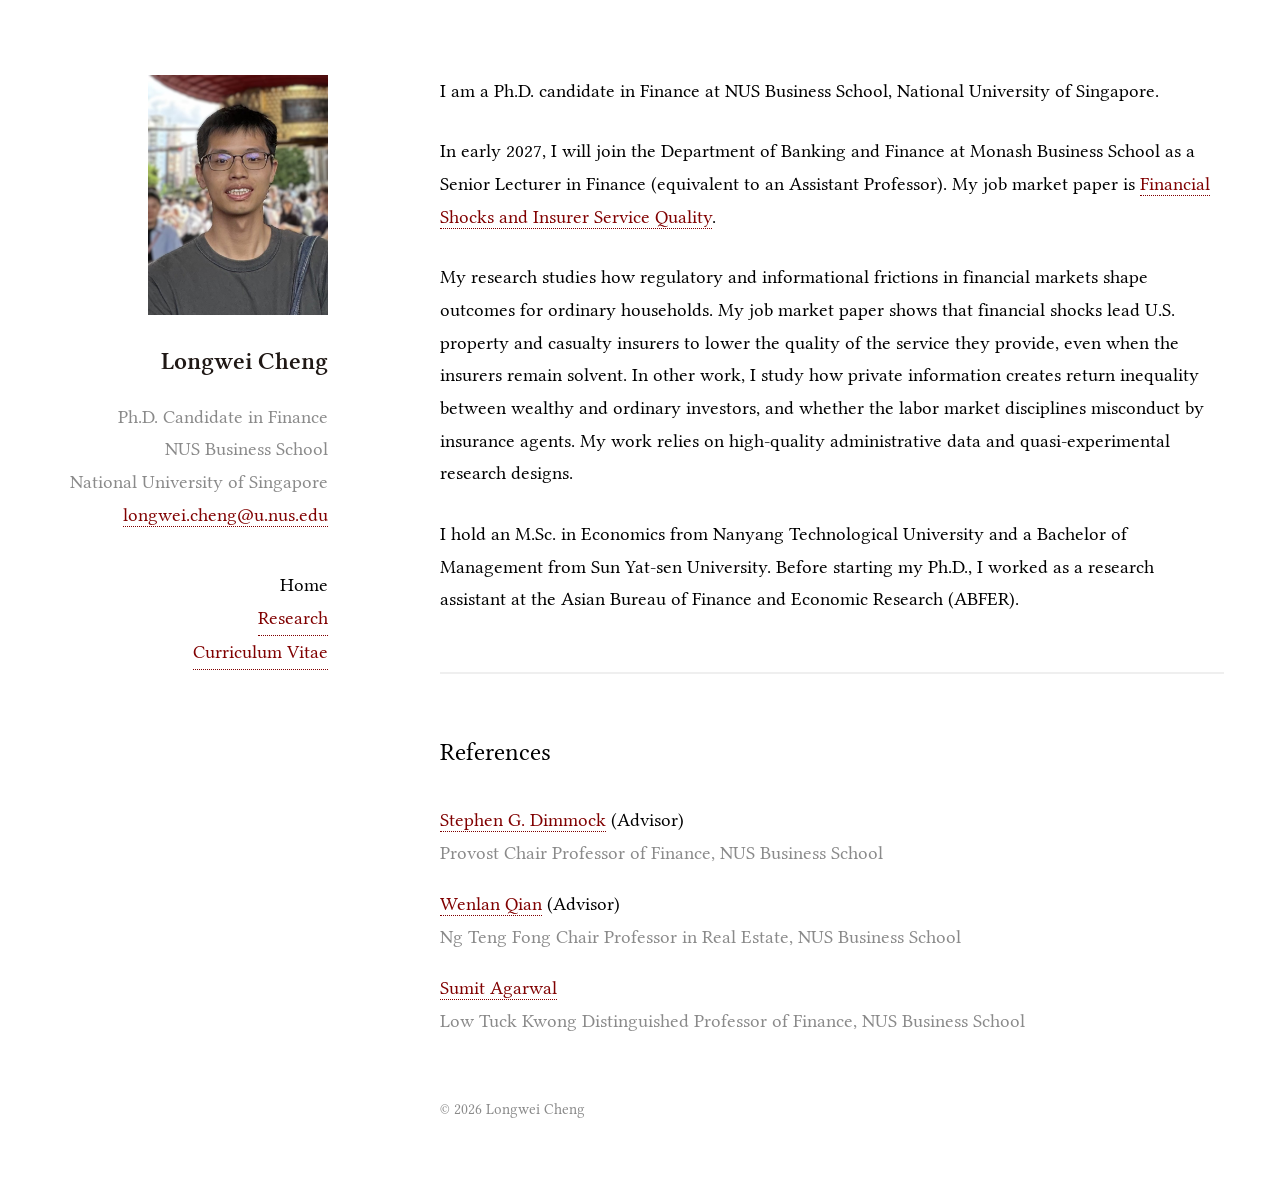
<file: index.html>
<!DOCTYPE html>
<html lang="en">
<head>
  <meta charset="utf-8">
  <meta name="viewport" content="width=device-width, initial-scale=1">
  <title>Longwei Cheng</title>
  <meta name="description" content="Longwei Cheng, Ph.D. candidate in Finance at NUS Business School. Household finance, financial intermediation, and insurance markets.">
  <link rel="preconnect" href="https://fonts.googleapis.com">
  <link rel="preconnect" href="https://fonts.gstatic.com" crossorigin>
  <link href="https://fonts.googleapis.com/css2?family=Libertinus+Serif:ital,wght@0,400;0,600;1,400&display=swap" rel="stylesheet">
  <link rel="stylesheet" href="style.css">
</head>
<body>

  <header id="side">
    <img class="avatar" src="files/photo_blur.jpg" alt="Longwei Cheng">
    <h1>Longwei Cheng</h1>
    <p class="position">Ph.D. Candidate in Finance<br>NUS Business School<br>National University of Singapore<br>
      <a href="mailto:longwei.cheng@u.nus.edu">longwei.cheng@u.nus.edu</a></p>

    <nav>
      <a href="index.html" class="current">Home</a><br>
      <a href="research.html">Research</a><br>
      <!-- CV link: Dropbox, same link in research.html -->
      <a href="https://www.dropbox.com/scl/fi/35e30sc06w5k9l5424mby/CV_Longwei_Aug2026.pdf?rlkey=m6qq6xwgl0o6nstip0hjx2e38&amp;st=fco296ey&amp;raw=1" target="_blank" rel="noopener">Curriculum Vitae</a>
    </nav>
  </header>

  <main id="main">

    <section>
      <p>I am a Ph.D. candidate in Finance at NUS Business School, National University of Singapore.</p>

      <p>In early 2027, I will join the Department of Banking and Finance at Monash Business School as a Senior Lecturer in Finance (equivalent to an Assistant Professor).
        My job market paper is <a href="research.html">Financial Shocks and Insurer Service Quality</a>.</p>

      <p>My research studies how regulatory and informational frictions in financial markets shape
        outcomes for ordinary households. My job market paper shows that financial shocks lead U.S.
        property and casualty insurers to lower the quality of the service they provide, even when
        the insurers remain solvent. In other work, I study how private information creates return
        inequality between wealthy and ordinary investors, and whether the labor market disciplines
        misconduct by insurance agents. My work relies on high-quality administrative data and
        quasi-experimental research designs.</p>

      <p>I hold an M.Sc. in Economics from Nanyang Technological University and a Bachelor of
        Management from Sun Yat-sen University. Before starting my Ph.D., I worked as a research
        assistant at the Asian Bureau of Finance and Economic Research (ABFER).</p>
    </section>

    <section>
      <h2>References</h2>
      <ul class="refs">
        <li><a href="https://discovery.nus.edu.sg/18090-stephen-g-dimmock" target="_blank" rel="noopener">Stephen G. Dimmock</a> (Advisor)<br><span>Provost Chair Professor of Finance, NUS Business School</span></li>
        <li><a href="https://sites.google.com/site/wenlanqian/" target="_blank" rel="noopener">Wenlan Qian</a> (Advisor)<br><span>Ng Teng Fong Chair Professor in Real Estate, NUS Business School</span></li>
        <li><a href="https://www.ushakrisna.com/" target="_blank" rel="noopener">Sumit Agarwal</a><br><span>Low Tuck Kwong Distinguished Professor of Finance, NUS Business School</span></li>
      </ul>
    </section>

    <footer>&copy; 2026 Longwei Cheng</footer>

  </main>

</body>
</html>
</file>
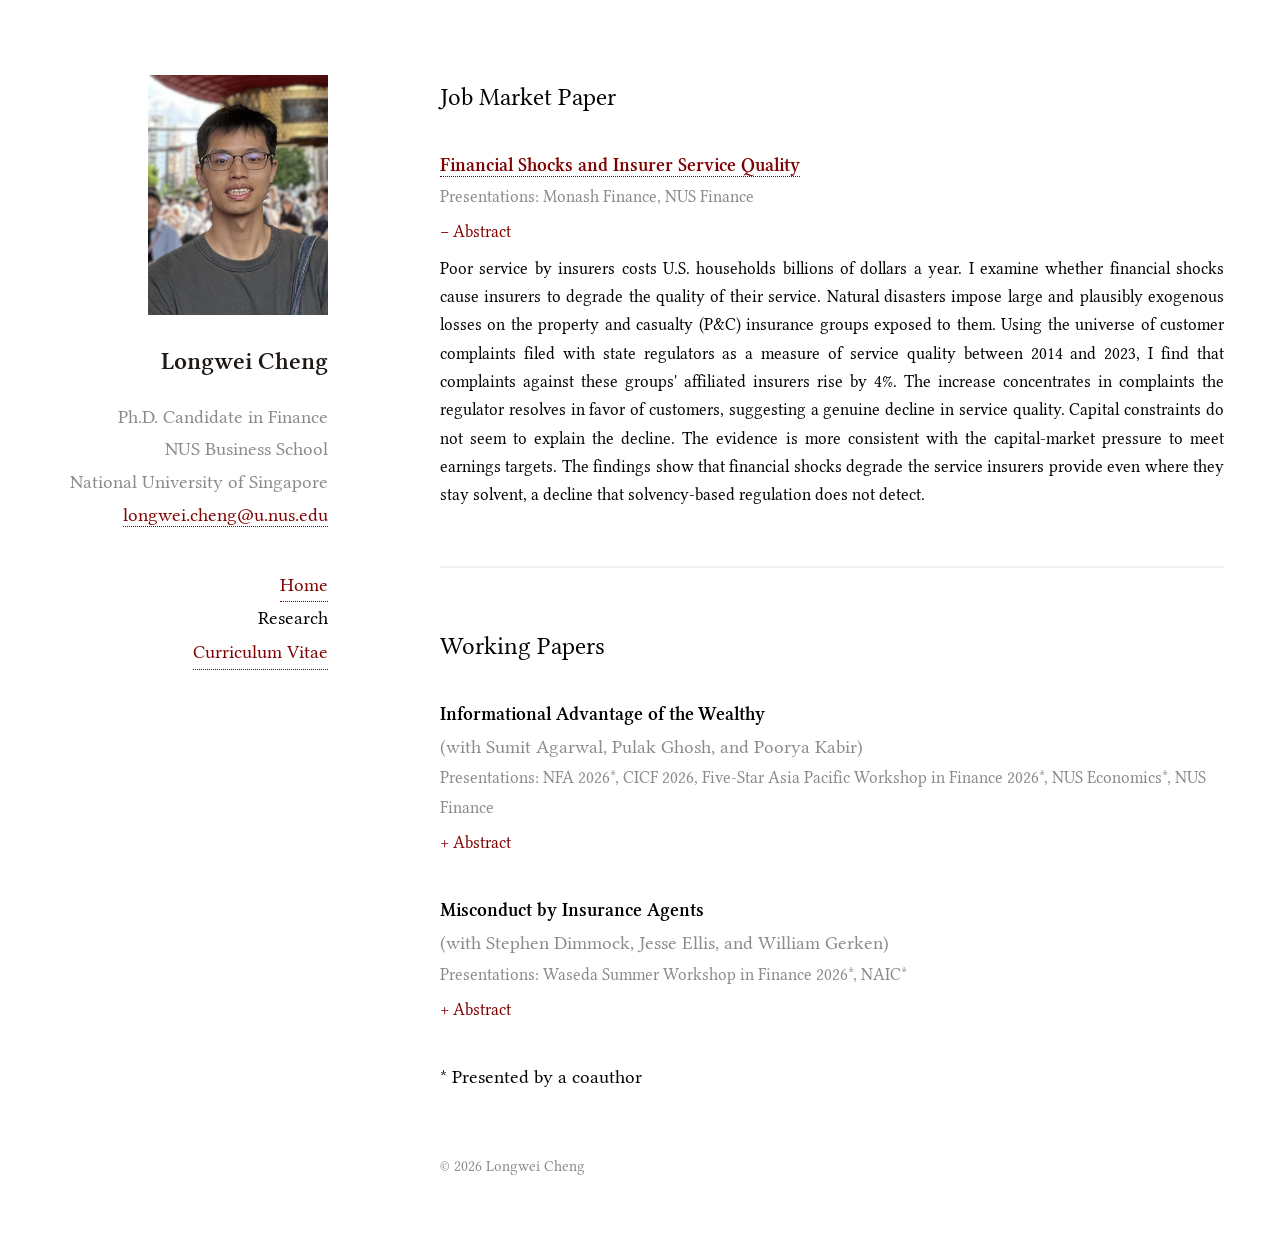
<file: research.html>
<!DOCTYPE html>
<html lang="en">
<head>
  <meta charset="utf-8">
  <meta name="viewport" content="width=device-width, initial-scale=1">
  <title>Research | Longwei Cheng</title>
  <meta name="description" content="Research by Longwei Cheng: insurer service quality, informational advantage of the wealthy, and misconduct by insurance agents.">
  <link rel="preconnect" href="https://fonts.googleapis.com">
  <link rel="preconnect" href="https://fonts.gstatic.com" crossorigin>
  <link href="https://fonts.googleapis.com/css2?family=Libertinus+Serif:ital,wght@0,400;0,600;1,400&display=swap" rel="stylesheet">
  <link rel="stylesheet" href="style.css">
</head>
<body>

  <header id="side">
    <img class="avatar" src="files/photo_blur.jpg" alt="Longwei Cheng">
    <h1>Longwei Cheng</h1>
    <p class="position">Ph.D. Candidate in Finance<br>NUS Business School<br>National University of Singapore<br>
      <a href="mailto:longwei.cheng@u.nus.edu">longwei.cheng@u.nus.edu</a></p>

    <nav>
      <a href="index.html">Home</a><br>
      <a href="research.html" class="current">Research</a><br>
      <!-- CV link: Dropbox, same link in index.html -->
      <a href="https://www.dropbox.com/scl/fi/35e30sc06w5k9l5424mby/CV_Longwei_Aug2026.pdf?rlkey=m6qq6xwgl0o6nstip0hjx2e38&amp;st=fco296ey&amp;raw=1" target="_blank" rel="noopener">Curriculum Vitae</a>
    </nav>
  </header>

  <main id="main">

    <section>
      <h2>Job Market Paper</h2>

      <article class="paper">
        <!-- JMP link: Dropbox -->
        <p class="title"><a href="https://www.dropbox.com/scl/fi/hpvjrpkg0fk6pbre3xrxs/JMP_Longwei-Cheng_V202607.pdf?rlkey=c4wj56a3bokanj6shbwz4ttjp&amp;st=mon4zuv7&amp;raw=1" target="_blank" rel="noopener">Financial Shocks and Insurer Service Quality</a></p>
        <p class="presented">Presentations: Monash Finance, NUS Finance</p>
        <details open>
          <summary>Abstract</summary>
          <p>Poor service by insurers costs U.S. households billions of dollars a year. I examine
            whether financial shocks cause insurers to degrade the quality of their service. Natural
            disasters impose large and plausibly exogenous losses on the property and casualty (P&amp;C)
            insurance groups exposed to them. Using the universe of customer complaints filed with state
            regulators as a measure of service quality between 2014 and 2023, I find that complaints
            against these groups' affiliated insurers rise by 4%. The increase concentrates in complaints
            the regulator resolves in favor of customers, suggesting a genuine decline in service quality.
            Capital constraints do not seem to explain the decline. The evidence is more consistent with
            the capital-market pressure to meet earnings targets. The findings show that financial shocks
            degrade the service insurers provide even where they stay solvent, a decline that
            solvency-based regulation does not detect.</p>
        </details>
      </article>
    </section>

    <section>
      <h2>Working Papers</h2>

      <article class="paper">
        <!-- PLACEHOLDER: wrap the title in <a href="..."> once there is an SSRN link or PDF to share -->
        <p class="title">Informational Advantage of the Wealthy</p>
        <p class="authors">(with Sumit Agarwal, Pulak Ghosh, and Poorya Kabir)</p>
        <p class="presented">Presentations: NFA 2026*, CICF 2026, Five-Star Asia Pacific Workshop in Finance 2026*, NUS Economics*, NUS Finance</p>
        <details>
          <summary>Abstract</summary>
          <p>Wealthier individuals earn systematically higher returns on their wealth, yet the channels
            driving this return gap remain unclear. Using a proprietary dataset of over 90,000 Indian
            retail investors, we document that average annual excess returns rise monotonically with
            financial wealth, driven almost entirely by higher risk-adjusted returns, not by differences
            in systematic risk. Exploiting India's 2015 reform of its insider-trading regulations, which
            sharply increased the cost of trading on private information, we show that the risk-adjusted
            return gap between the top 1% and the rest shrinks by 68%. The top 1% trade
            disproportionately in stocks during proven insider-trading violation windows, and their
            pre-announcement buying of M&amp;A target firms disappears after the reform. To examine how
            wealthier individuals obtain private information, we draw on information-network theory and
            use two complementary proxies for investor connections to show that wealthier individuals
            have better-informed connections. Overall, private information can generate substantial
            return inequality even in stock markets commonly viewed as level playing fields.</p>
        </details>
      </article>

      <article class="paper">
        <p class="title">Misconduct by Insurance Agents</p>
        <p class="authors">(with Stephen Dimmock, Jesse Ellis, and William Gerken)</p>
        <p class="presented">Presentations: Waseda Summer Workshop in Finance 2026*, NAIC*</p>
        <details>
          <summary>Abstract</summary>
          <p>We examine whether misconduct by insurance agents is disciplined by the labor market. Past
            misconduct strongly predicts future misconduct, making it an informative signal, yet the
            labor market response is limited. Complaints modestly increase industry exit and
            insurer-appointment terminations, but agents often replace lost appointments, leaving their
            access to insurers largely unchanged. The response to complaints comes almost entirely from
            Texas, the one state that posts complaints publicly, while complaints that are visible only
            to regulators generate little response. Regulatory sanctions increase exit only when they
            revoke a license, and even revoked agents usually remain in the industry, because licenses
            are issued state by state. Among agents registered as both insurance agents and brokers,
            insurance misconduct has stronger labor market consequences in the brokerage market than in
            insurance, even though the agent and the conduct are the same. The findings show that
            informative misconduct signals produce weak discipline unless institutions make the
            misconduct visible to the market or a firm is responsible for acting on it.</p>
        </details>
      </article>

      <p class="presented">* Presented by a coauthor</p>
    </section>

    <!-- PLACEHOLDER: optional Work in Progress section. Keep descriptions general; delete if unused.
    <section>
      <h2>Work in Progress</h2>
      <article class="paper">
        <p class="title">Title of project</p>
      </article>
    </section>
    -->

    <footer>&copy; 2026 Longwei Cheng</footer>

  </main>

</body>
</html>
</file>
<file: style.css>
/* Layout modelled on a two-column academic page: fixed name column on the left,
   content on the right, single serif face, maroon links. */

:root {
  --text: #000000;
  --name: #1f1815;
  --muted: #8a8a8a;
  --link: #800000;
  --rule: #efefef;
  --bg: #ffffff;
  --side: 35%;
}

* { box-sizing: border-box; }

html { -webkit-text-size-adjust: 100%; }

body {
  margin: 0;
  background: var(--bg);
  color: var(--text);
  font-family: "Libertinus Serif", "Linux Libertine O", "Linux Libertine", "Palatino Linotype", Georgia, serif;
  font-size: 14pt;
  line-height: 1.75;
}

a {
  color: var(--link);
  text-decoration: none;
  border-bottom: 1px dotted;
  transition: border-color 0.2s ease-in-out;
}
a:hover { border-bottom-color: transparent; }

p { margin: 0 0 1.5em; }

/* Left column */
#side {
  position: fixed;
  top: 0;
  left: 0;
  width: var(--side);
  height: 100%;
  overflow-y: auto;
  padding: 5em 4em 3em;
  text-align: right;
}

#side .avatar {
  display: block;
  width: 180px;
  aspect-ratio: 3 / 4;
  object-fit: cover;
  margin: 0 0 1.5em auto;
  background: #f2f2f2;
}

#side h1 {
  margin: 0 0 0.9em;
  font-size: 1.35em;
  font-weight: 600;
  line-height: 1.4;
  color: var(--name);
}

#side .position {
  margin: 0 0 2em;
  color: var(--muted);
}

#side nav, #side .links { margin: 0 0 2em; }
#side nav a, #side .links a { display: inline-block; }
#side nav a.current { color: var(--text); border-bottom-color: transparent; }

/* Right column */
#main {
  margin-left: var(--side);
  max-width: 54em;
  padding: 5em 4em 4em;
}

#main > section {
  border-top: 2px solid var(--rule);
  margin-top: 3em;
  padding-top: 3em;
}
#main > section:first-child {
  border-top: 0;
  margin-top: 0;
  padding-top: 0;
}

h2 {
  font-size: 1.35em;
  font-weight: 400;
  margin: 0 0 1.2em;
}

/* Papers */
.paper { margin-bottom: 2em; }
.paper:last-child { margin-bottom: 0; }

.paper .title { margin: 0; font-weight: 600; }
.paper .title a { color: var(--link); }
.paper .authors { margin: 0; color: var(--muted); }
.paper .presented { margin: 0; color: var(--muted); font-size: 0.9em; }

details { margin-top: 0.3em; }
details summary {
  cursor: pointer;
  color: var(--link);
  font-size: 0.9em;
  width: fit-content;
  list-style: none;
}
details summary::-webkit-details-marker { display: none; }
details summary::before { content: "+ "; }
details[open] summary::before { content: "\2212  "; }
details p {
  margin: 0.5em 0 0;
  font-size: 0.92em;
  line-height: 1.65;
  text-align: justify;
  hyphens: auto;
}

/* References */
ul.refs { list-style: none; padding: 0; margin: 0; }
ul.refs li { margin-bottom: 1em; }
ul.refs span { color: var(--muted); }

footer {
  margin-top: 4em;
  font-size: 0.8em;
  color: var(--muted);
}

/* Large screens */
@media (max-width: 1280px) {
  :root { --side: 30%; }
  #side { padding: 4em 3em 3em; }
  #main { max-width: none; padding: 4em 3em 3em; }
}

/* Tablets and phones: name column becomes a centred block at the top */
@media (max-width: 980px) {
  #side {
    position: static;
    width: 100%;
    height: auto;
    padding: 4em 2em 1em;
    text-align: center;
  }
  #side .avatar { width: 140px; margin: 0 auto 1.2em; }
  #side nav a, #side .links a { margin: 0 0.5em; }
  #side nav br, #side .links br { display: none; }
  #main { margin-left: 0; padding: 2em 2em 3em; }
}

@media (max-width: 736px) {
  body { font-size: 12.5pt; }
  #side { padding: 2.5em 16px 0.5em; }
  #main { padding: 1.5em 16px 2em; }
  #main > section { margin-top: 2em; padding-top: 2em; }
  details p { text-align: left; }
}
</file>
